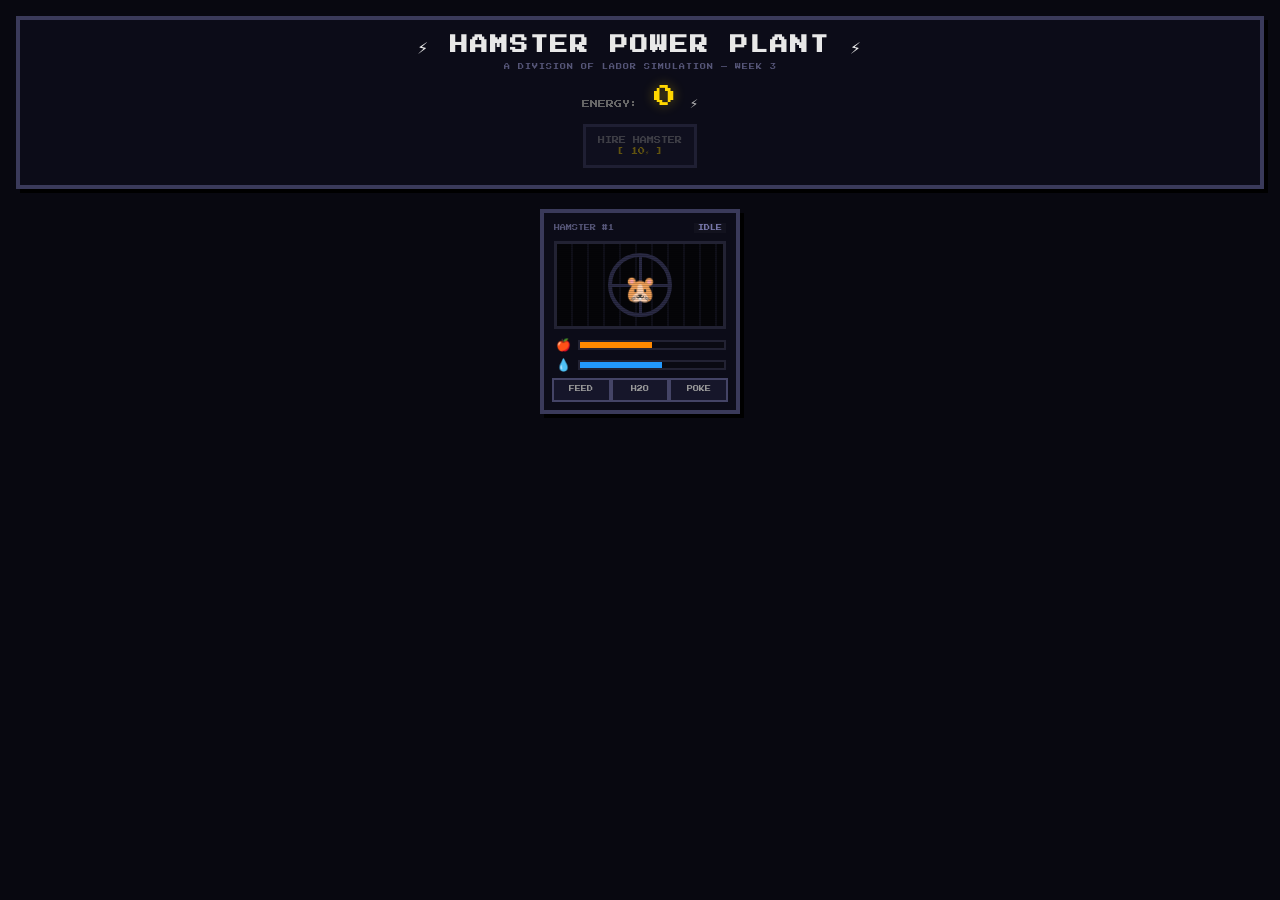
<file: game/index.html>
<!DOCTYPE html>
<html lang="en">
<head>
  <meta charset="UTF-8" />
  <meta name="viewport" content="width=device-width, initial-scale=1.0" />
  <title>⚡ Hamster Power Plant</title>

  <!-- Pixel font from Google Fonts (no local assets needed) -->
  <link rel="preconnect" href="https://fonts.googleapis.com" />
  <link rel="preconnect" href="https://fonts.gstatic.com" crossorigin />
  <link href="https://fonts.googleapis.com/css2?family=Press+Start+2P&display=swap" rel="stylesheet" />

  <link rel="stylesheet" href="style.css" />
</head>
<body>

  <header>
    <h1>⚡ HAMSTER POWER PLANT ⚡</h1>
    <p class="subtitle">A DIVISION OF LABOR SIMULATION — WEEK 3</p>

    <div id="energy-bar">
      <span class="label">ENERGY:</span>
      <span id="energy-count">0</span>
      <span class="unit">⚡</span>
    </div>

    <div id="shop">
      <!-- Price label is updated dynamically by ui.js (exponential scaling) -->
      <button id="buy-hamster-btn">HIRE HAMSTER<br /><span style="color:#ffd700">[ 10⚡ ]</span></button>
      <!-- Automator buy/toggle buttons are injected here by ui.js as they unlock -->
      <div id="automator-shop"></div>
    </div>
  </header>

  <!-- Appears once the hamster-buyer automator is purchased -->
  <div id="replaced-banner" class="hidden">
    <span class="replaced-text">⚠ YOU HAVE BEEN REPLACED ⚠</span>
    <p class="replaced-sub">THE MACHINES NEED YOU NO LONGER.</p>
  </div>

  <!-- Hamster cards are injected here by ui.js -->
  <main id="hamster-grid"></main>

  <!--
    ═══════════════════════════════════════════════════════════
    SPRITE SWAP GUIDE
    ───────────────────────────────────────────────────────────
    The game uses emoji (🐹 / 😵) as placeholders.
    To swap in real 8-bit sprites:

    1. Add your image files to game/assets/
         hamster-idle.gif      ← 🐹 sitting still
         hamster-working.gif   ← 🐹 running (animated)
         hamster-exhausted.gif ← 🐹 collapsed

    2. In game/js/ui.js → updateCard(), replace:
         emoji.textContent = '🐹' / '😵'
       with:
         emoji.innerHTML = `<img src="../assets/hamster-${stateLower}.gif"
                                 alt="${h.state}" class="hamster-sprite-img" />`

    3. Add to style.css:
         .hamster-sprite-img {
           width: 48px;
           height: 48px;
           image-rendering: pixelated;
         }

    Good free sources:
      • https://opengameart.org  (search "hamster" or "animal pixel")
      • https://itch.io/game-assets/free (filter: pixel art)
    Or generate with Stable Diffusion / DALL-E using prompt:
      "8-bit pixel art hamster running in wheel, transparent background"
    ═══════════════════════════════════════════════════════════
  -->

  <script src="game.js"></script>
</body>
</html>
</file>
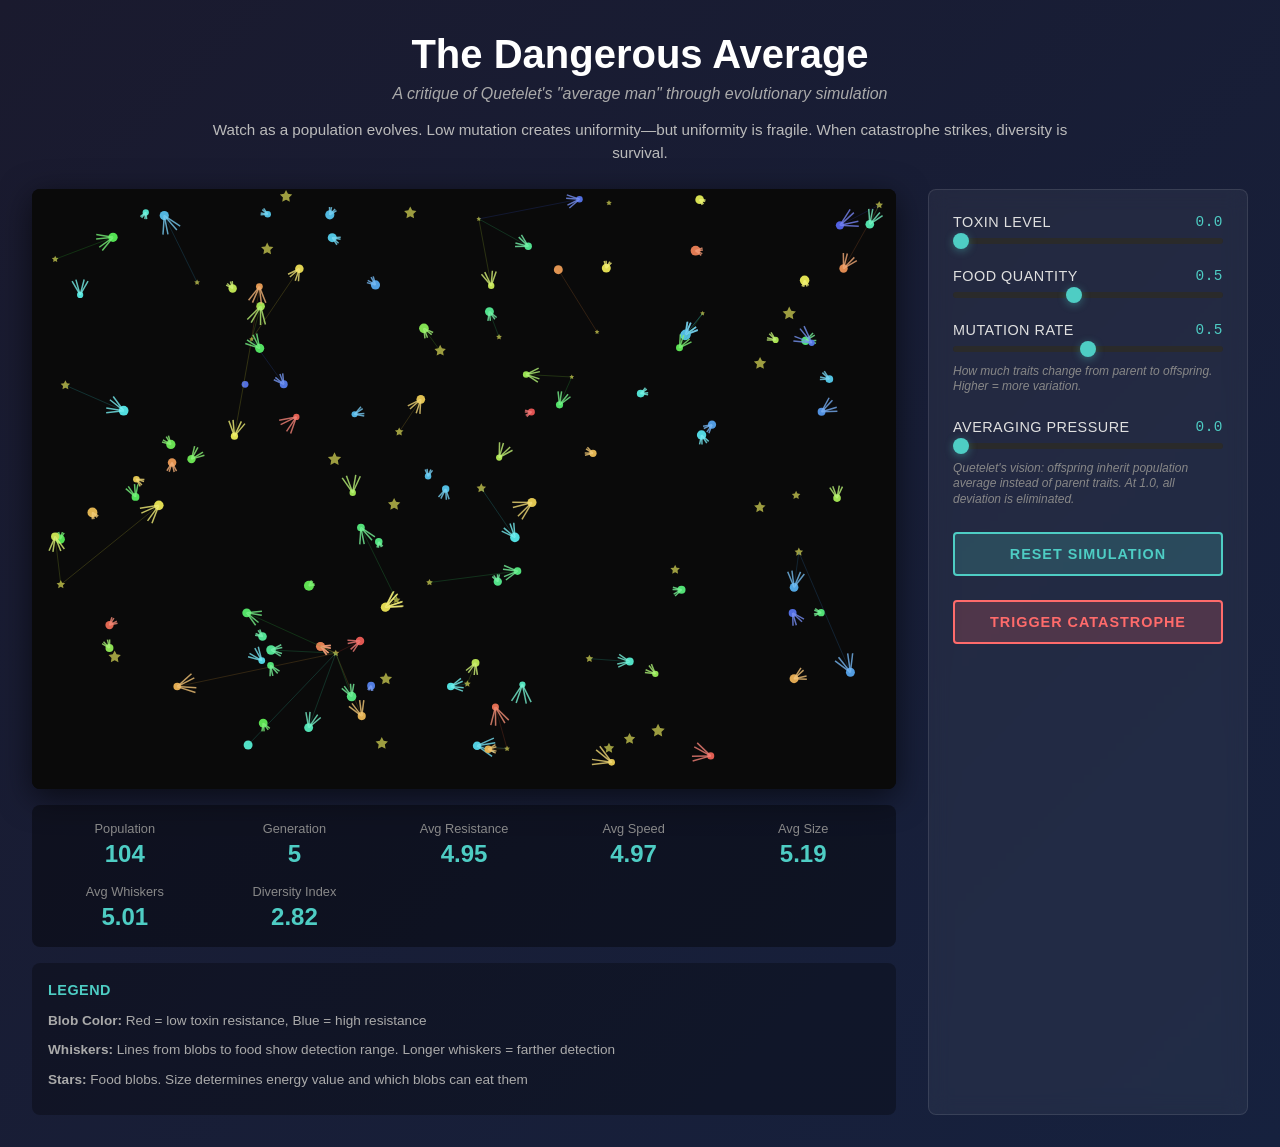
<file: game/evolution-game.html>
<!DOCTYPE html>
<html lang="en">
<head>
    <meta charset="UTF-8">
    <meta name="viewport" content="width=device-width, initial-scale=1.0">
    <title>The Dangerous Average</title>
    <style>
        * {
            margin: 0;
            padding: 0;
            box-sizing: border-box;
        }

        body {
            font-family: -apple-system, BlinkMacSystemFont, 'Segoe UI', sans-serif;
            background: linear-gradient(135deg, #1a1a2e 0%, #16213e 100%);
            color: #e0e0e0;
            min-height: 100vh;
            display: flex;
            flex-direction: column;
            align-items: center;
            padding: 2rem;
        }

        .header {
            text-align: center;
            margin-bottom: 1.5rem;
            max-width: 900px;
        }

        .header h1 {
            font-size: 2.5rem;
            margin-bottom: 0.5rem;
            color: #fff;
        }

        .header .subtitle {
            font-size: 1rem;
            color: #aaa;
            font-style: italic;
            margin-bottom: 1rem;
        }

        .header .instruction {
            font-size: 0.95rem;
            color: #bbb;
            line-height: 1.5;
        }

        .legend {
            margin-top: 1rem;
            padding: 1rem;
            background: rgba(0, 0, 0, 0.3);
            border-radius: 8px;
            font-size: 0.85rem;
            line-height: 1.6;
        }

        .legend h3 {
            font-size: 0.9rem;
            color: #4ecdc4;
            margin-bottom: 0.5rem;
            text-transform: uppercase;
            letter-spacing: 0.5px;
        }

        .legend p {
            margin-bottom: 0.5rem;
            color: #aaa;
        }

        .control-description {
            font-size: 0.75rem;
            color: #888;
            margin-top: 0.25rem;
            font-style: italic;
            line-height: 1.3;
        }

        .main-container {
            display: flex;
            gap: 2rem;
            max-width: 1400px;
            width: 100%;
        }

        .sim-container {
            flex: 1;
            display: flex;
            flex-direction: column;
        }

        #canvas {
            width: 100%;
            height: 600px;
            background: #0a0a0a;
            border-radius: 8px;
            box-shadow: 0 8px 32px rgba(0, 0, 0, 0.6);
            cursor: crosshair;
        }

        .stats-panel {
            margin-top: 1rem;
            padding: 1rem;
            background: rgba(0, 0, 0, 0.4);
            border-radius: 8px;
            display: grid;
            grid-template-columns: repeat(auto-fit, minmax(150px, 1fr));
            gap: 1rem;
        }

        .stat {
            text-align: center;
        }

        .stat-label {
            font-size: 0.8rem;
            color: #888;
            margin-bottom: 0.25rem;
        }

        .stat-value {
            font-size: 1.5rem;
            font-weight: 700;
            color: #4ecdc4;
        }

        .stat-value.danger {
            color: #ff6b6b;
        }

        .controls-container {
            width: 320px;
            background: rgba(255, 255, 255, 0.05);
            padding: 1.5rem;
            border-radius: 8px;
            backdrop-filter: blur(10px);
            border: 1px solid rgba(255, 255, 255, 0.1);
            display: flex;
            flex-direction: column;
            gap: 1.5rem;
        }

        .control-group {
            display: flex;
            flex-direction: column;
            gap: 0.5rem;
        }

        .control-label {
            display: flex;
            justify-content: space-between;
            font-size: 0.9rem;
            font-weight: 500;
            text-transform: uppercase;
            letter-spacing: 0.5px;
        }

        .control-value {
            color: #4ecdc4;
            font-family: 'Courier New', monospace;
        }

        input[type="range"] {
            -webkit-appearance: none;
            appearance: none;
            width: 100%;
            height: 6px;
            border-radius: 3px;
            background: #2a2a2a;
            outline: none;
        }

        input[type="range"]::-webkit-slider-thumb {
            -webkit-appearance: none;
            appearance: none;
            width: 16px;
            height: 16px;
            background: #4ecdc4;
            cursor: pointer;
            border-radius: 50%;
            box-shadow: 0 2px 8px rgba(78, 205, 196, 0.4);
        }

        input[type="range"]::-moz-range-thumb {
            width: 16px;
            height: 16px;
            background: #4ecdc4;
            cursor: pointer;
            border-radius: 50%;
            border: none;
        }

        .button {
            width: 100%;
            padding: 0.75rem;
            background: rgba(78, 205, 196, 0.2);
            border: 2px solid #4ecdc4;
            color: #4ecdc4;
            font-size: 0.9rem;
            font-weight: 600;
            border-radius: 4px;
            cursor: pointer;
            transition: all 0.2s;
            text-transform: uppercase;
            letter-spacing: 1px;
        }

        .button:hover {
            background: rgba(78, 205, 196, 0.3);
            transform: translateY(-1px);
        }

        .button.danger {
            background: rgba(255, 107, 107, 0.2);
            border-color: #ff6b6b;
            color: #ff6b6b;
        }

        .button.danger:hover {
            background: rgba(255, 107, 107, 0.3);
        }

        .warning-box {
            position: fixed;
            top: 50%;
            left: 50%;
            transform: translate(-50%, -50%) scale(0.9);
            max-width: 500px;
            background: rgba(0, 0, 0, 0.95);
            padding: 2rem;
            border-radius: 8px;
            border: 3px solid #ff6b6b;
            box-shadow: 0 20px 60px rgba(0, 0, 0, 0.8);
            z-index: 1000;
            opacity: 0;
            pointer-events: none;
            transition: all 0.3s;
        }

        .warning-box.show {
            opacity: 1;
            transform: translate(-50%, -50%) scale(1);
            pointer-events: auto;
        }

        .warning-box h2 {
            color: #ff6b6b;
            margin-bottom: 1rem;
            font-size: 1.5rem;
        }

        .warning-box p {
            line-height: 1.6;
            margin-bottom: 0.75rem;
        }

        .overlay {
            position: fixed;
            top: 0;
            left: 0;
            right: 0;
            bottom: 0;
            background: rgba(0, 0, 0, 0.7);
            backdrop-filter: blur(5px);
            z-index: 999;
            opacity: 0;
            pointer-events: none;
            transition: opacity 0.3s;
        }

        .overlay.show {
            opacity: 1;
            pointer-events: auto;
        }

        @media (max-width: 1024px) {
            .main-container {
                flex-direction: column;
            }

            .controls-container {
                width: 100%;
                max-width: 500px;
                margin: 0 auto;
            }
        }
    </style>
</head>
<body>
    <div class="header">
        <h1>The Dangerous Average</h1>
        <p class="subtitle">A critique of Quetelet's "average man" through evolutionary simulation</p>
        <p class="instruction">
            Watch as a population evolves. Low mutation creates uniformity—but uniformity is fragile.
            When catastrophe strikes, diversity is survival.
        </p>
    </div>

    <div class="main-container">
        <div class="sim-container">
            <canvas id="canvas"></canvas>
            <div class="stats-panel">
                <div class="stat">
                    <div class="stat-label">Population</div>
                    <div class="stat-value" id="population">100</div>
                </div>
                <div class="stat">
                    <div class="stat-label">Generation</div>
                    <div class="stat-value" id="generation">1</div>
                </div>
                <div class="stat">
                    <div class="stat-label">Avg Resistance</div>
                    <div class="stat-value" id="avgResistance">5.0</div>
                </div>
                <div class="stat">
                    <div class="stat-label">Avg Speed</div>
                    <div class="stat-value" id="avgSpeed">5.0</div>
                </div>
                <div class="stat">
                    <div class="stat-label">Avg Size</div>
                    <div class="stat-value" id="avgSize">5.0</div>
                </div>
                <div class="stat">
                    <div class="stat-label">Avg Whiskers</div>
                    <div class="stat-value" id="avgWhiskers">5.0</div>
                </div>
                <div class="stat">
                    <div class="stat-label">Diversity Index</div>
                    <div class="stat-value" id="diversity">0.0</div>
                </div>
            </div>
            <div class="legend">
                <h3>Legend</h3>
                <p><strong>Blob Color:</strong> Red = low toxin resistance, Blue = high resistance</p>
                <p><strong>Whiskers:</strong> Lines from blobs to food show detection range. Longer whiskers = farther detection</p>
                <p><strong>Stars:</strong> Food blobs. Size determines energy value and which blobs can eat them</p>
            </div>
        </div>

        <div class="controls-container">
            <div class="control-group">
                <div class="control-label">
                    <span>Toxin Level</span>
                    <span class="control-value" id="toxinValue">0.0</span>
                </div>
                <input type="range" id="toxinSlider" min="0" max="10" value="0" step="0.1">
            </div>

            <div class="control-group">
                <div class="control-label">
                    <span>Food Quantity</span>
                    <span class="control-value" id="foodQuantityValue">0.5</span>
                </div>
                <input type="range" id="foodQuantitySlider" min="0.1" max="1" value="0.5" step="0.05">
            </div>

            <div class="control-group">
                <div class="control-label">
                    <span>Mutation Rate</span>
                    <span class="control-value" id="mutationValue">0.5</span>
                </div>
                <input type="range" id="mutationSlider" min="0" max="1" value="0.5" step="0.05">
                <div class="control-description">
                    How much traits change from parent to offspring. Higher = more variation.
                </div>
            </div>

            <div class="control-group">
                <div class="control-label">
                    <span>Averaging Pressure</span>
                    <span class="control-value" id="averagingValue">0.0</span>
                </div>
                <input type="range" id="averagingSlider" min="0" max="1" value="0" step="0.05">
                <div class="control-description">
                    Quetelet's vision: offspring inherit population average instead of parent traits. At 1.0, all deviation is eliminated.
                </div>
            </div>

            <button class="button" onclick="reset()">Reset Simulation</button>
            <button class="button danger" onclick="catastrophe()">Trigger Catastrophe</button>
        </div>
    </div>

    <div class="overlay" id="overlay"></div>
    <div class="warning-box" id="warningBox">
        <h2>Extinction Event</h2>
        <p>The population has died out.</p>
        <p><strong>This is what happens when we eliminate deviation.</strong></p>
        <p>Quetelet believed that deviation from the average should be culled, that the "average man" was the ideal. But evolution teaches us that diversity—deviation from the mean—is what allows populations to survive catastrophic change.</p>
        <p>Without variation, a single environmental shift can destroy everything.</p>
    </div>

    <script>
        const canvas = document.getElementById('canvas');
        const ctx = canvas.getContext('2d');

        // Set canvas size
        canvas.width = canvas.offsetWidth;
        canvas.height = 600;

        // Simulation state
        let blobs = [];
        let foodDots = [];
        let generation = 1;
        let mutationRate = 0.5;
        let toxinLevel = 0;
        let foodQuantity = 0.5;
        let averagingPressure = 0;
        let frameCount = 0;

        class Blob {
            constructor(x, y, params = {}) {
                this.x = x || Math.random() * canvas.width;
                this.y = y || Math.random() * canvas.height;
                this.vx = (Math.random() - 0.5) * 2;
                this.vy = (Math.random() - 0.5) * 2;

                // Parameters (1-10 scale)
                this.toxinResistance = params.toxinResistance || Math.random() * 10;
                this.speed = params.speed || Math.random() * 10;
                this.size = params.size || Math.random() * 10;
                this.whiskerLength = params.whiskerLength || Math.random() * 10;

                this.energy = 500;
                this.maxEnergy = 1000;
                this.targetFood = null;
            }

            getEnergyCost() {
                // Energy cost per frame - size and toxin resistance cost more
                return 0.1 + (this.speed / 20) + (this.whiskerLength / 50) + (this.size / 15) + (this.toxinResistance / 12);
            }

            update() {
                // Energy decay
                this.energy -= this.getEnergyCost();

                // Death from toxin
                const deathProb = Math.max(0, (toxinLevel - this.toxinResistance) / 10);
                if (Math.random() < deathProb * 0.01) {
                    return false; // Die
                }

                // Death from starvation
                if (this.energy <= 0) {
                    return false;
                }

                // Look for food
                this.targetFood = this.findNearestFood();

                if (this.targetFood) {
                    // Beeline towards food
                    const dx = this.targetFood.x - this.x;
                    const dy = this.targetFood.y - this.y;
                    const dist = Math.sqrt(dx * dx + dy * dy);

                    if (dist > 0) {
                        const speed = this.speed / 5;
                        this.vx = (dx / dist) * speed;
                        this.vy = (dy / dist) * speed;
                    }

                    // Check if can eat
                    if (dist < 10 && this.targetFood.size <= this.size) {
                        this.energy = Math.min(this.maxEnergy, this.energy + this.targetFood.size * 100);
                        const index = foodDots.indexOf(this.targetFood);
                        if (index > -1) {
                            foodDots.splice(index, 1);
                        }
                        this.targetFood = null;
                    }
                } else {
                    // Random walk
                    this.vx += (Math.random() - 0.5) * 0.5;
                    this.vy += (Math.random() - 0.5) * 0.5;
                }

                // Limit speed
                const maxSpeed = this.speed / 3;
                const currentSpeed = Math.sqrt(this.vx * this.vx + this.vy * this.vy);
                if (currentSpeed > maxSpeed) {
                    this.vx = (this.vx / currentSpeed) * maxSpeed;
                    this.vy = (this.vy / currentSpeed) * maxSpeed;
                }

                // Update position
                this.x += this.vx;
                this.y += this.vy;

                // Wrap around edges
                if (this.x < 0) this.x = canvas.width;
                if (this.x > canvas.width) this.x = 0;
                if (this.y < 0) this.y = canvas.height;
                if (this.y > canvas.height) this.y = 0;

                return true; // Still alive
            }

            findNearestFood() {
                let nearest = null;
                let minDist = this.whiskerLength * 20;

                for (let food of foodDots) {
                    if (food.size > this.size) continue; // Can't eat it

                    const dx = food.x - this.x;
                    const dy = food.y - this.y;
                    const dist = Math.sqrt(dx * dx + dy * dy);

                    if (dist < minDist) {
                        minDist = dist;
                        nearest = food;
                    }
                }

                return nearest;
            }

            split() {
                if (this.energy >= 1000) {
                    this.energy = 500;

                    // Calculate population averages
                    let avgToxinResistance = 0, avgSpeed = 0, avgSize = 0, avgWhiskerLength = 0;
                    if (blobs.length > 0) {
                        for (let b of blobs) {
                            avgToxinResistance += b.toxinResistance;
                            avgSpeed += b.speed;
                            avgSize += b.size;
                            avgWhiskerLength += b.whiskerLength;
                        }
                        avgToxinResistance /= blobs.length;
                        avgSpeed /= blobs.length;
                        avgSize /= blobs.length;
                        avgWhiskerLength /= blobs.length;
                    }

                    // Create offspring with mutation or averaging
                    const mutate = (val, avgVal) => {
                        // Interpolate between parent (with mutation) and population average
                        const mutated = val + (Math.random() - 0.5) * 2 * mutationRate;
                        const result = mutated * (1 - averagingPressure) + avgVal * averagingPressure;
                        return Math.max(0.5, Math.min(10, result));
                    };

                    const child = new Blob(this.x, this.y, {
                        toxinResistance: mutate(this.toxinResistance, avgToxinResistance),
                        speed: mutate(this.speed, avgSpeed),
                        size: mutate(this.size, avgSize),
                        whiskerLength: mutate(this.whiskerLength, avgWhiskerLength)
                    });
                    child.energy = 500;

                    return child;
                }
                return null;
            }

            draw() {
                const radius = 3 + (this.size / 5);

                // Color based on toxin resistance - red to blue
                const hue = (this.toxinResistance / 10) * 240; // 0 (red) to 240 (blue)
                ctx.fillStyle = `hsl(${hue}, 70%, 60%)`;

                ctx.beginPath();
                ctx.arc(this.x, this.y, radius, 0, Math.PI * 2);
                ctx.fill();

                // Draw whiskers based on direction of motion
                const whiskerLength = (this.whiskerLength / 10) * 15 + 5; // Scale based on whiskerLength trait
                const speed = Math.sqrt(this.vx * this.vx + this.vy * this.vy);

                if (speed > 0.1) {
                    // Direction angle from velocity
                    const dirAngle = Math.atan2(this.vy, this.vx);
                    const whiskerAngles = [-30, -15, 15, 30]; // degrees relative to motion

                    ctx.strokeStyle = `hsl(${hue}, 80%, 70%)`;
                    ctx.lineWidth = 1.5;
                    ctx.globalAlpha = 0.8;

                    for (let angle of whiskerAngles) {
                        const rad = dirAngle + (angle * Math.PI / 180);
                        const endX = this.x + Math.cos(rad) * whiskerLength;
                        const endY = this.y + Math.sin(rad) * whiskerLength;

                        ctx.beginPath();
                        ctx.moveTo(this.x, this.y);
                        ctx.lineTo(endX, endY);
                        ctx.stroke();
                    }

                    ctx.globalAlpha = 1.0;
                }

                // Draw line to food if targeting
                if (this.targetFood) {
                    ctx.strokeStyle = `hsl(${hue}, 60%, 50%)`;
                    ctx.lineWidth = 1;
                    ctx.globalAlpha = 0.2;
                    ctx.beginPath();
                    ctx.moveTo(this.x, this.y);
                    ctx.lineTo(this.targetFood.x, this.targetFood.y);
                    ctx.stroke();
                    ctx.globalAlpha = 1.0;
                }
            }
        }

        class FoodDot {
            constructor() {
                this.x = Math.random() * canvas.width;
                this.y = Math.random() * canvas.height;
                this.size = Math.ceil(Math.random() * 10);
            }

            draw() {
                ctx.fillStyle = `rgba(255, 255, 100, 0.6)`;

                // Draw star shape
                const outerRadius = this.size / 2 + 2;
                const innerRadius = this.size / 4 + 1;
                const spikes = 5;

                ctx.beginPath();
                for (let i = 0; i < spikes * 2; i++) {
                    const radius = i % 2 === 0 ? outerRadius : innerRadius;
                    const angle = (i * Math.PI) / spikes - Math.PI / 2;
                    const x = this.x + Math.cos(angle) * radius;
                    const y = this.y + Math.sin(angle) * radius;

                    if (i === 0) {
                        ctx.moveTo(x, y);
                    } else {
                        ctx.lineTo(x, y);
                    }
                }
                ctx.closePath();
                ctx.fill();
            }
        }

        function init() {
            blobs = [];
            for (let i = 0; i < 100; i++) {
                blobs.push(new Blob());
            }

            foodDots = [];
            for (let i = 0; i < 50; i++) {
                foodDots.push(new FoodDot());
            }

            generation = 1;
            frameCount = 0;
        }

        function update() {
            frameCount++;

            // Update blobs
            const newBlobs = [];
            for (let blob of blobs) {
                if (blob.update()) {
                    newBlobs.push(blob);

                    // Try to split
                    const child = blob.split();
                    if (child) {
                        newBlobs.push(child);
                        generation++;
                    }
                }
            }
            blobs = newBlobs;

            // Spawn food based on quantity
            if (Math.random() < foodQuantity * 0.5) {
                foodDots.push(new FoodDot());
            }

            // Check for extinction
            if (blobs.length === 0) {
                showExtinction();
            }

            updateStats();
        }

        function draw() {
            ctx.fillStyle = '#0a0a0a';
            ctx.fillRect(0, 0, canvas.width, canvas.height);

            // Draw food
            for (let food of foodDots) {
                food.draw();
            }

            // Draw blobs
            for (let blob of blobs) {
                blob.draw();
            }
        }

        function updateStats() {
            document.getElementById('population').textContent = blobs.length;
            document.getElementById('generation').textContent = generation;

            if (blobs.length > 0) {
                const avgRes = blobs.reduce((sum, b) => sum + b.toxinResistance, 0) / blobs.length;
                const avgSpeed = blobs.reduce((sum, b) => sum + b.speed, 0) / blobs.length;
                const avgSize = blobs.reduce((sum, b) => sum + b.size, 0) / blobs.length;
                const avgWhiskers = blobs.reduce((sum, b) => sum + b.whiskerLength, 0) / blobs.length;

                document.getElementById('avgResistance').textContent = avgRes.toFixed(2);
                document.getElementById('avgSpeed').textContent = avgSpeed.toFixed(2);
                document.getElementById('avgSize').textContent = avgSize.toFixed(2);
                document.getElementById('avgWhiskers').textContent = avgWhiskers.toFixed(2);

                // Calculate diversity (standard deviation of toxin resistance)
                const mean = avgRes;
                const variance = blobs.reduce((sum, b) => sum + Math.pow(b.toxinResistance - mean, 2), 0) / blobs.length;
                const stdDev = Math.sqrt(variance);
                document.getElementById('diversity').textContent = stdDev.toFixed(2);

                // Warning color for low diversity
                const diversityEl = document.getElementById('diversity');
                if (stdDev < 1.0) {
                    diversityEl.classList.add('danger');
                } else {
                    diversityEl.classList.remove('danger');
                }
            }
        }

        function showExtinction() {
            document.getElementById('overlay').classList.add('show');
            document.getElementById('warningBox').classList.add('show');
        }

        function hideExtinction() {
            document.getElementById('overlay').classList.remove('show');
            document.getElementById('warningBox').classList.remove('show');
        }

        function reset() {
            hideExtinction();
            init();
        }

        function catastrophe() {
            // Sudden environmental shift
            toxinLevel = 8;
            document.getElementById('toxinSlider').value = 8;
            document.getElementById('toxinValue').textContent = '8.0';

            foodQuantity = 0.1;
            document.getElementById('foodQuantitySlider').value = 0.1;
            document.getElementById('foodQuantityValue').textContent = '0.10';
        }

        // Setup controls
        document.getElementById('toxinSlider').addEventListener('input', (e) => {
            toxinLevel = parseFloat(e.target.value);
            document.getElementById('toxinValue').textContent = toxinLevel.toFixed(1);
        });

        document.getElementById('foodQuantitySlider').addEventListener('input', (e) => {
            foodQuantity = parseFloat(e.target.value);
            document.getElementById('foodQuantityValue').textContent = foodQuantity.toFixed(2);
        });

        document.getElementById('mutationSlider').addEventListener('input', (e) => {
            mutationRate = parseFloat(e.target.value);
            document.getElementById('mutationValue').textContent = mutationRate.toFixed(2);
        });

        document.getElementById('averagingSlider').addEventListener('input', (e) => {
            averagingPressure = parseFloat(e.target.value);
            document.getElementById('averagingValue').textContent = averagingPressure.toFixed(2);
        });

        document.getElementById('overlay').addEventListener('click', hideExtinction);

        // Game loop
        function gameLoop() {
            update();
            draw();
            requestAnimationFrame(gameLoop);
        }

        // Initialize and start
        init();
        gameLoop();
    </script>
</body>
</html>
</file>
<file: game/style.css>
/* =============================================================
   HAMSTER POWER PLANT — 8-bit stylesheet
   Uses "Press Start 2P" (Google Fonts) for the pixel-font look.
   All borders are sharp (no border-radius except the wheel).
   ============================================================= */

@import url('https://fonts.googleapis.com/css2?family=Press+Start+2P&display=swap');

/* ── Variables ─────────────────────────────────────────────── */
:root {
  --bg:           #080810;
  --bg-card:      #0c0c18;
  --bg-cage:      #050508;
  --border-idle:  #3a3a5a;
  --border-work:  #00aa55;
  --border-xhst:  #aa2222;
  --col-energy:   #ffd700;
  --col-work:     #00ff88;
  --col-exhaust:  #ff4444;
  --col-idle:     #7777aa;
  --col-food:     #ff8800;
  --col-water:    #2299ff;
  --font:         'Press Start 2P', monospace;
}

/* ── Reset ─────────────────────────────────────────────────── */
*, *::before, *::after {
  box-sizing: border-box;
  margin: 0;
  padding: 0;
}

body {
  font-family: var(--font);
  font-size: 10px;
  background: var(--bg);
  color: #bbb;
  min-height: 100vh;
  padding: 16px;
  image-rendering: pixelated;
}

/* ── Header ────────────────────────────────────────────────── */
header {
  text-align: center;
  padding: 16px 20px 20px;
  background: var(--bg-card);
  border: 4px solid var(--border-idle);
  box-shadow: 4px 4px 0 #000;
  margin-bottom: 20px;
}

h1 {
  font-size: 18px;
  color: #e8e8e8;
  letter-spacing: 2px;
  margin-bottom: 6px;
}

.subtitle {
  font-size: 6px;
  color: #555577;
  letter-spacing: 1px;
  margin-bottom: 16px;
}

/* ── Energy display ────────────────────────────────────────── */
#energy-bar {
  margin-bottom: 16px;
}

#energy-bar .label {
  font-size: 8px;
  color: #666;
  margin-right: 6px;
}

#energy-count {
  font-size: 22px;
  color: var(--col-energy);
  text-shadow: 0 0 12px rgba(255,215,0,0.4);
}

#energy-bar .unit {
  font-size: 14px;
  margin-left: 4px;
}

/* ── Shop ──────────────────────────────────────────────────── */
#shop {
  display: flex;
  gap: 10px;
  justify-content: center;
  flex-wrap: wrap;
}

/* ── Buttons (shared) ──────────────────────────────────────── */
button {
  font-family: var(--font);
  font-size: 7px;
  line-height: 1.6;
  padding: 8px 12px;
  background: #16162a;
  color: #999;
  cursor: pointer;
  border: none;
  outline: 3px solid #444466;
  box-shadow: 3px 3px 0 #000;
  transition: none;
  image-rendering: pixelated;
}

button:hover:not(:disabled) {
  background: #202038;
  color: #fff;
  outline-color: #8888cc;
}

button:active:not(:disabled) {
  transform: translate(2px, 2px);
  box-shadow: 1px 1px 0 #000;
}

button:disabled {
  opacity: 0.35;
  cursor: not-allowed;
}

/* Automator toggle — lit up when ON */
.auto-btn[data-active="true"] {
  background: #081a10;
  color: var(--col-work);
  outline-color: var(--col-work);
  box-shadow: 3px 3px 0 #000, 0 0 10px rgba(0,255,136,0.25);
}

/* Drain hint inside automator buttons */
.drain-hint {
  color: #ff6655;
  font-size: 6px;
}

/* Automator shop row sits inline with the hire button */
#automator-shop {
  display: contents; /* slots directly into the flex parent (#shop) */
}

/* ── Replaced banner ───────────────────────────────────────── */
#replaced-banner {
  margin-bottom: 20px;
  padding: 14px 20px;
  background: #110005;
  border: 4px solid #cc0000;
  box-shadow: 4px 4px 0 #000, 0 0 20px rgba(200,0,0,0.4);
  text-align: center;
}

.replaced-text {
  display: block;
  font-size: 13px;
  color: #ff2222;
  animation: blink 0.6s step-start infinite;
  margin-bottom: 8px;
  letter-spacing: 2px;
}

.replaced-sub {
  font-size: 7px;
  color: #884444;
  letter-spacing: 1px;
}

/* ── Utility ───────────────────────────────────────────────── */
.hidden { display: none !important; }

/* ── Hamster grid ──────────────────────────────────────────── */
#hamster-grid {
  display: flex;
  flex-wrap: wrap;
  gap: 16px;
  justify-content: center;
}

/* ── Hamster card ──────────────────────────────────────────── */
.hamster-card {
  width: 200px;
  background: var(--bg-card);
  border: 4px solid var(--border-idle);
  padding: 10px;
  box-shadow: 4px 4px 0 #000;
  position: relative; /* needed for energy-pop positioning */
  transition: border-color 0.05s step-start, box-shadow 0.05s step-start;
}

.hamster-card[data-state="working"] {
  border-color: var(--border-work);
  box-shadow: 4px 4px 0 #000, 0 0 14px rgba(0,170,85,0.35);
}

.hamster-card[data-state="exhausted"] {
  border-color: var(--border-xhst);
  box-shadow: 4px 4px 0 #000, 0 0 14px rgba(170,34,34,0.35);
}

/* ── Card header ───────────────────────────────────────────── */
.card-header {
  display: flex;
  justify-content: space-between;
  align-items: center;
  margin-bottom: 8px;
}

.hamster-name {
  font-size: 6px;
  color: #555577;
}

.state-badge {
  font-size: 6px;
  padding: 2px 4px;
}

.state-badge[data-state="idle"]      { color: var(--col-idle);    background: #12121e; }
.state-badge[data-state="working"]   { color: var(--col-work);    background: #081408; }
.state-badge[data-state="exhausted"] {
  color: var(--col-exhaust);
  background: #180808;
  animation: blink 0.7s step-start infinite;
}

@keyframes blink {
  0%, 100% { opacity: 1; }
  50%       { opacity: 0.2; }
}

/* ── Cage ──────────────────────────────────────────────────── */
.cage {
  position: relative;
  width: 100%;
  height: 88px;
  background: var(--bg-cage);
  /* Vertical bars */
  background-image: repeating-linear-gradient(
    90deg,
    transparent 0px, transparent 14px,
    rgba(80,80,130,0.14) 14px, rgba(80,80,130,0.14) 16px
  );
  border: 3px solid #222233;
  overflow: hidden;
  margin-bottom: 8px;
}

/* Scanlines */
.cage::after {
  content: '';
  position: absolute;
  inset: 0;
  background-image: repeating-linear-gradient(
    180deg,
    transparent 0px, transparent 1px,
    rgba(0,0,0,0.18) 1px, rgba(0,0,0,0.18) 2px
  );
  pointer-events: none;
  z-index: 10;
}

/* ── Wheel ─────────────────────────────────────────────────── */
.wheel {
  position: absolute;
  width: 64px;
  height: 64px;
  border-radius: 50%;
  border: 4px solid #2a2a44;
  top: 50%;
  left: 50%;
  transform: translate(-50%, -50%);
}

/* Cross spokes */
.wheel::before,
.wheel::after {
  content: '';
  position: absolute;
  background: #2a2a44;
}
.wheel::before {
  width: 3px;
  height: 100%;
  top: 0;
  left: calc(50% - 1.5px);
}
.wheel::after {
  width: 100%;
  height: 3px;
  top: calc(50% - 1.5px);
  left: 0;
}

/* Working: wheel lights up and spins */
.hamster-card[data-state="working"] .wheel {
  border-color: var(--border-work);
  animation: spin 0.55s linear infinite;
}
.hamster-card[data-state="working"] .wheel::before,
.hamster-card[data-state="working"] .wheel::after {
  background: var(--border-work);
}

@keyframes spin {
  from { transform: translate(-50%, -50%) rotate(0deg); }
  to   { transform: translate(-50%, -50%) rotate(360deg); }
}

/* ── Hamster emoji ─────────────────────────────────────────── */
.hamster-emoji {
  position: absolute;
  top: 50%;
  left: 50%;
  transform: translate(-50%, -50%);
  font-size: 26px;
  line-height: 1;
  z-index: 5;
}

/* Subtle bounce when working */
.hamster-card[data-state="working"] .hamster-emoji {
  animation: run 0.18s steps(2) infinite;
}

/* Exhausted: emoji stays colorful (just droops via the 😵 swap in ui.js) */

@keyframes run {
  0%   { transform: translate(-50%, -53%); }
  50%  { transform: translate(-50%, -47%); }
  100% { transform: translate(-50%, -53%); }
}

/* ── Stamina meters ────────────────────────────────────────── */
.meters {
  display: flex;
  flex-direction: column;
  gap: 5px;
  margin-bottom: 8px;
}

.meter-row {
  display: flex;
  align-items: center;
  gap: 6px;
}

.meter-icon {
  font-size: 12px;
  width: 18px;
  text-align: center;
  flex-shrink: 0;
}

.meter-bar {
  flex: 1;
  height: 10px;
  background: #0a0a12;
  border: 2px solid #222233;
  overflow: hidden;
}

.meter-fill {
  height: 100%;
  transition: width 0.15s step-start;
}

.food-fill  { background: var(--col-food); }
.water-fill { background: var(--col-water); }

/* Flash when critically low */
.meter-fill.low {
  animation: meter-blink 0.45s step-start infinite;
}
@keyframes meter-blink {
  0%, 100% { opacity: 1; }
  50%       { opacity: 0.2; }
}

/* ── Action buttons ────────────────────────────────────────── */
.hamster-actions {
  display: flex;
  gap: 4px;
}

.action-btn {
  flex: 1;
  font-size: 6px;
  padding: 5px 2px;
  outline-width: 2px;
  box-shadow: 2px 2px 0 #000;
}

.feed-btn:hover:not(:disabled)    { outline-color: var(--col-food);    color: var(--col-food); }
.hydrate-btn:hover:not(:disabled) { outline-color: var(--col-water);   color: var(--col-water); }
.poke-btn:hover:not(:disabled)    { outline-color: var(--col-work);    color: var(--col-work); }

/* ── Floating energy pop ───────────────────────────────────── */
.energy-pop {
  position: absolute;
  top: 8px;
  right: 8px;
  font-size: 7px;
  color: var(--col-energy);
  pointer-events: none;
  z-index: 30;
  animation: float-up 0.85s ease-out forwards;
}

@keyframes float-up {
  from { opacity: 1; transform: translateY(0); }
  to   { opacity: 0; transform: translateY(-22px); }
}

/* ── Responsive ────────────────────────────────────────────── */
@media (max-width: 520px) {
  h1              { font-size: 9px; }
  #energy-count   { font-size: 16px; }
  .hamster-card   { width: 160px; }
}
</file>
